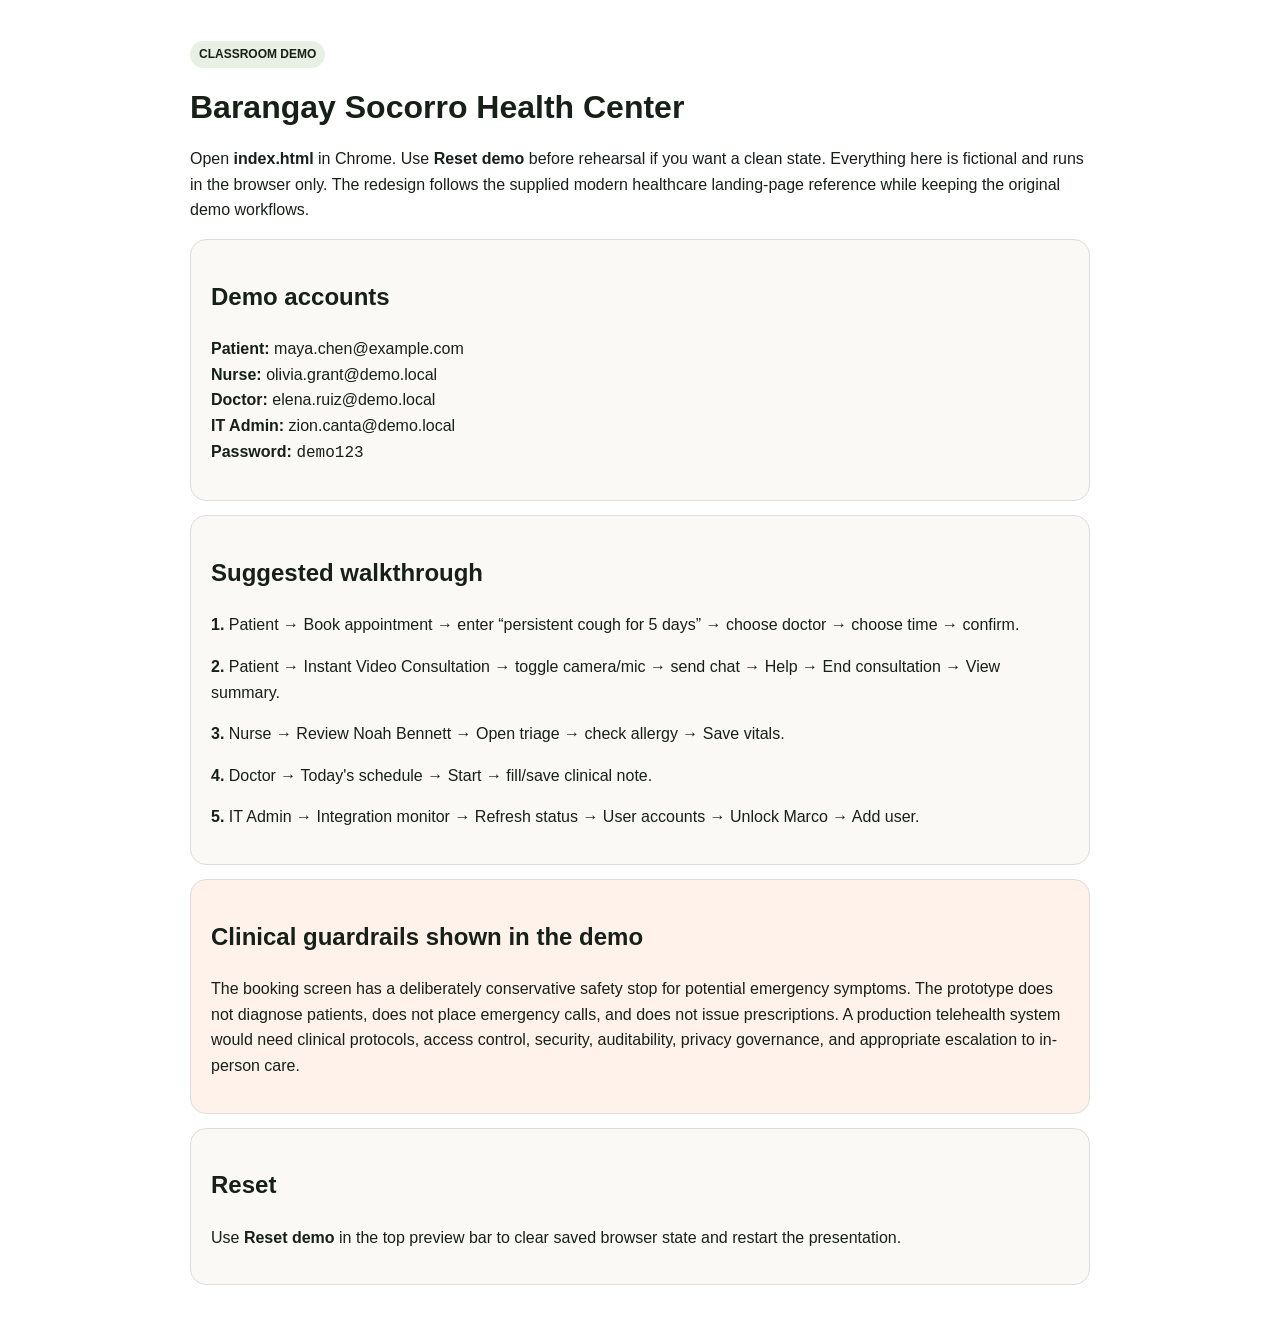
<file: PRESENTATION_GUIDE.html>
<!doctype html><html lang="en"><head><meta charset="utf-8"><meta name="viewport" content="width=device-width,initial-scale=1"><title>Barangay Socorro — Presentation Guide</title><style>body{font-family:Inter,Arial,sans-serif;max-width:900px;margin:40px auto;padding:0 22px;line-height:1.6;color:#172018}h1{line-height:1.1}.card{padding:18px 20px;border:1px solid #ddd;border-radius:16px;margin:14px 0;background:#faf9f5}.tag{display:inline-block;padding:4px 9px;border-radius:999px;background:#e8f0e4;font-weight:700;font-size:12px}.warn{background:#fff2eb}.mono{font-family:Consolas,monospace}</style></head><body><span class="tag">CLASSROOM DEMO</span><h1>Barangay Socorro Health Center</h1><p>Open <b>index.html</b> in Chrome. Use <b>Reset demo</b> before rehearsal if you want a clean state. Everything here is fictional and runs in the browser only. The redesign follows the supplied modern healthcare landing-page reference while keeping the original demo workflows.</p><div class="card"><h2>Demo accounts</h2><p><b>Patient:</b> maya.chen@example.com<br><b>Nurse:</b> olivia.grant@demo.local<br><b>Doctor:</b> elena.ruiz@demo.local<br><b>IT Admin:</b> zion.canta@demo.local<br><b>Password:</b> <span class="mono">demo123</span></p></div><div class="card"><h2>Suggested walkthrough</h2><p><b>1.</b> Patient → Book appointment → enter “persistent cough for 5 days” → choose doctor → choose time → confirm.</p><p><b>2.</b> Patient → Instant Video Consultation → toggle camera/mic → send chat → Help → End consultation → View summary.</p><p><b>3.</b> Nurse → Review Noah Bennett → Open triage → check allergy → Save vitals.</p><p><b>4.</b> Doctor → Today's schedule → Start → fill/save clinical note.</p><p><b>5.</b> IT Admin → Integration monitor → Refresh status → User accounts → Unlock Marco → Add user.</p></div><div class="card warn"><h2>Clinical guardrails shown in the demo</h2><p>The booking screen has a deliberately conservative safety stop for potential emergency symptoms. The prototype does not diagnose patients, does not place emergency calls, and does not issue prescriptions. A production telehealth system would need clinical protocols, access control, security, auditability, privacy governance, and appropriate escalation to in-person care.</p></div><div class="card"><h2>Reset</h2><p>Use <b>Reset demo</b> in the top preview bar to clear saved browser state and restart the presentation.</p></div></body></html>
</file>
